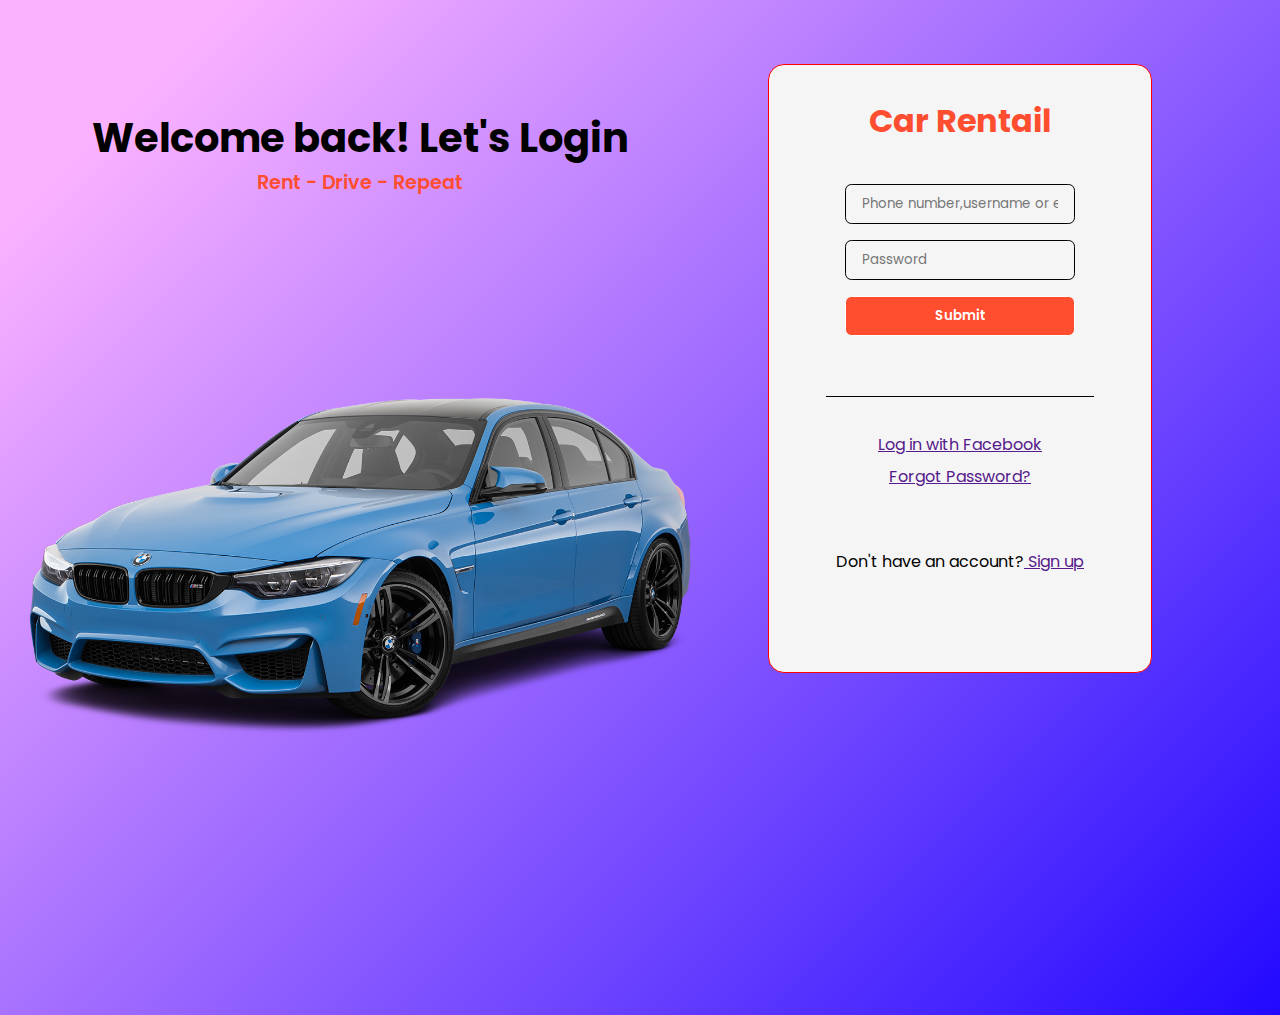
<file: sign-up.html>
<!DOCTYPE html>
<html lang="en">
  <head>
    <meta charset="UTF-8" />
    <meta name="viewport" content="width=device-width, initial-scale=1.0" />
    <link rel="stylesheet" href="sign-up.css" />
    <title>Document</title>
  </head>
  <body>
    <div class="right">
      <div class="title">
        <h1>Welcome back! Let's Login</h1>
        <p>Rent - Drive - Repeat</p>
      </div>
      <img src="/Assets/BMW-PNG-Image-Background.png" alt="" />
    </div>
    <div class="container div">
      <div class="log-in-box">
        <h2>Car Rentail</h2>
        <form action="">
          <input
            type="text"
            name=""
            class="input-box"
            placeholder="Phone number,username or email"
          />
          <input
            type="password"
            name=""
            class="input-box"
            placeholder="Password"
          />
          <input type="submit" name="" class="input-box" />
        </form>
      </div>
      <div class="other">
        <a href="">Log in with Facebook</a>
        <a href="">Forgot Password?</a>
      </div>
      <div class="sign-up">
        <p>Don't have an account?<a href=""> Sign up</a></p>
      </div>
    </div>
  </body>
</html>
</file>
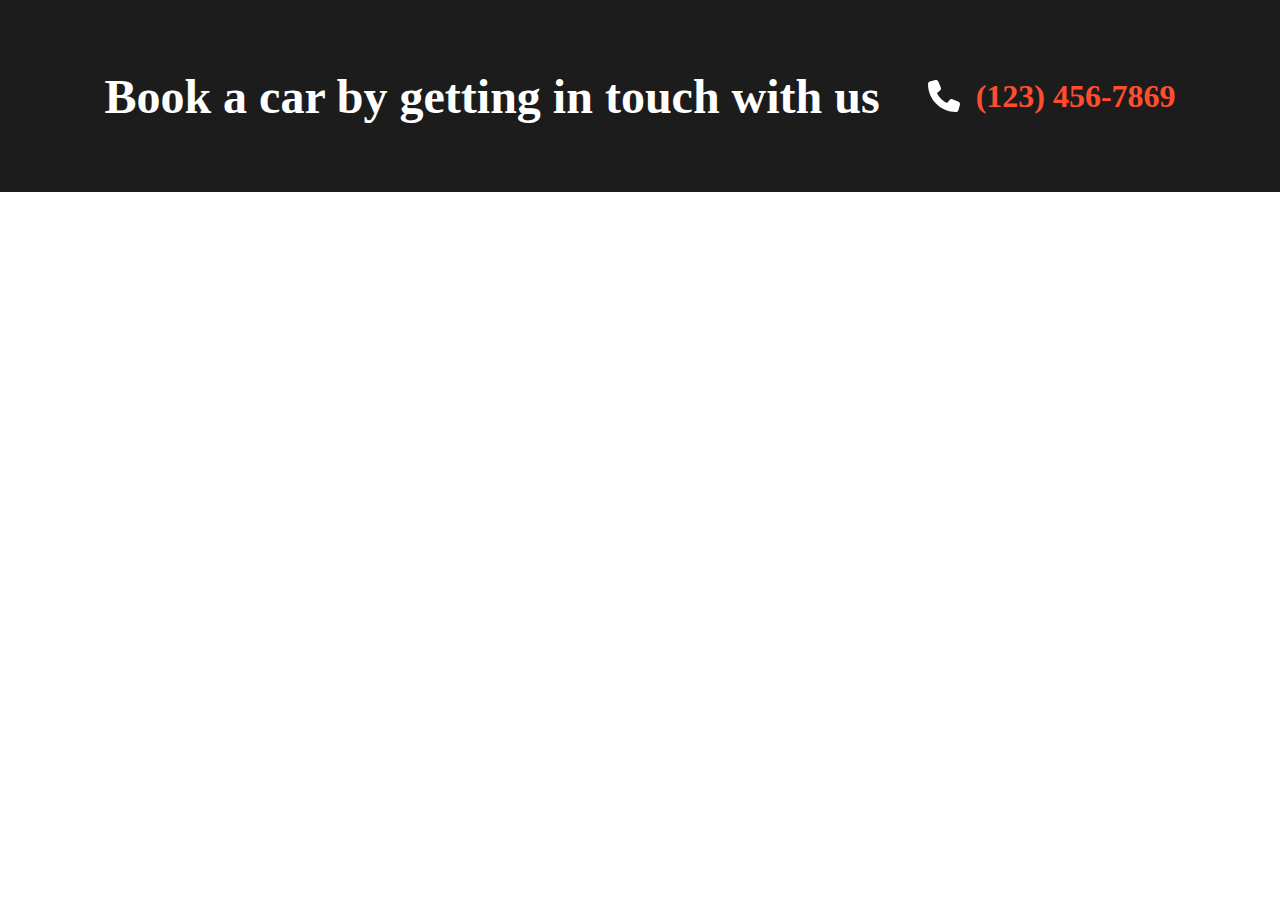
<file: compnents/banner.html>
<!DOCTYPE html>
<html lang="en">
  <head>
    <meta charset="UTF-8" />
    <meta name="viewport" content="width=device-width, initial-scale=1.0" />
    <link rel="stylesheet" href="component.css" />
    <title>banner</title>
  </head>
  <body>
    <div class="banner">
      <h1>Book a car by getting in touch with us</h1>
      <h1>
        <img src="/Assets/phone-solid.svg" alt="" />
        (123) 456-7869
      </h1>
    </div>
  </body>
</html>
</file>
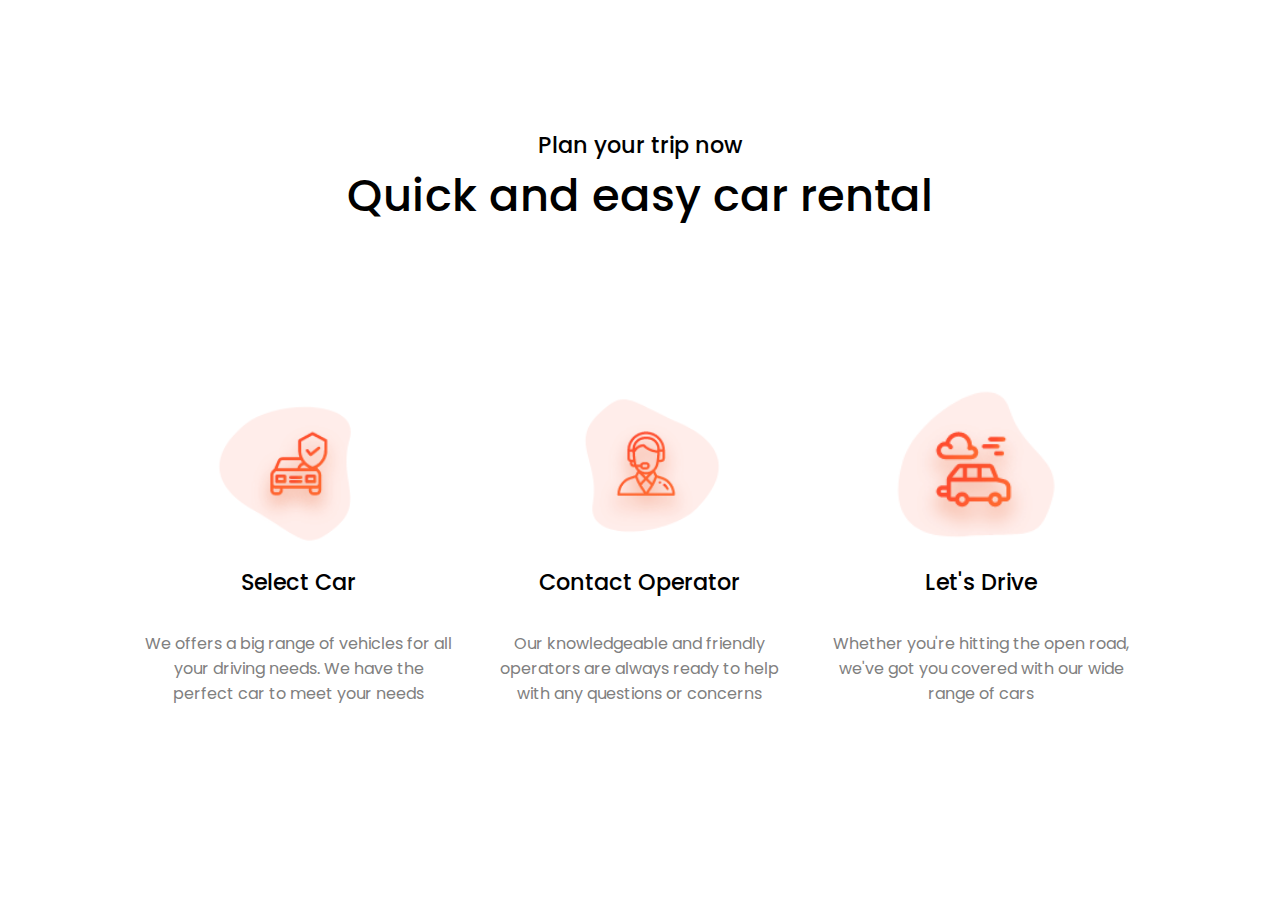
<file: compnents/steps.html>
<!DOCTYPE html>
<html lang="en">
  <head>
    <meta charset="UTF-8" />
    <meta name="viewport" content="width=device-width, initial-scale=1.0" />
    <link rel="stylesheet" href="/style.css" />
    <title>steps</title>
  </head>
  <body>
    <div class="steps-section">
      <div class="steps-header">
        <h3>Plan your trip now</h3>
        <h2>Quick and easy car rental</h2>
      </div>
      <div class="steps-div">
        <div class="steps">
          <img src="/Assets/step-1.png" alt="" />
          <h3>Select Car</h3>
          <p>
            We offers a big range of vehicles for all your driving needs. We
            have the perfect car to meet your needs
          </p>
        </div>
        <div class="steps">
          <img src="/Assets/step-2.png" alt="" />
          <h3>Contact Operator</h3>
          <p>
            Our knowledgeable and friendly operators are always ready to help
            with any questions or concerns
          </p>
        </div>
        <div class="steps">
          <img src="/Assets/steps-3.png" alt="" />
          <h3>Let's Drive</h3>
          <p>
            Whether you're hitting the open road, we've got you covered with our
            wide range of cars
          </p>
        </div>
      </div>
    </div>
  </body>
</html>
</file>
<file: sign-up.css>
@import url("https://fonts.googleapis.com/css2?family=Poppins:ital,wght@0,100;0,200;0,300;0,400;0,500;0,600;0,700;0,800;0,900;1,100;1,200;1,300;1,400;1,500;1,600;1,700;1,800;1,900&display=swap");

* {
  margin: 0;
  padding: 0;
  box-sizing: border-box;
  font-family: "Poppins", sans-serif;
}
.div {
  border: 1px red solid;
}

body{
  width: 100%;
  height: 100%;
  background-image: linear-gradient(135deg, #FAB2FF 10%, #2209ff 100%);
  display: grid;
  grid-template-columns: 50% 50%;

}

body img{
  width: 45rem;
  justify-self: end;
  align-self: self-end;
}
.container {
  width: 60%;
  height: 60%;
  justify-self: center;
  margin-top: 4rem;
  display: flex;
  flex-direction: column;
  align-items: center;
  background-color: whitesmoke;
  border-radius: 1rem;
}
.title{
  margin-top: 3rem;
  margin: auto;
}

.title h1{
  font-size: 2.5rem;
}

.right{
  text-align: center;
  width: 100%;
  height: 80%;
  display: grid;
  grid-template-rows: 1fr 1fr;
}

.title p{
  font-size: 0.8;
  color: #ff4d30;
  font-weight: 600;
  font-size: larger;
  text-align: center;
}

.log-in-box{
  width: 100%;
  height: auto;
  margin-top: 2rem;
  display: grid;
  grid-template-rows: 1fr 3fr 1fr;
}

.log-in-box h2{
  text-align: center;
  color: #ff4d30;
  font-size: 2rem;
}

form{
  margin-top: 1.7rem;
  display: flex;
  flex-direction: column;
  align-items: center;
  justify-content: center;
  gap: 1rem;
  width: 100%;
}

.input-box{
  width: 60%;
  height: 2.5rem;
  border-radius: 0.4rem;
  border: 0.01rem solid;
  background-color: rgba(255, 255, 255, 0.063);
  padding: 1rem;
}

form input[type=submit]{
  background-color: #ff4d30;
  color: white;
  padding: 0;
  font-weight: 600;
}

.other{
  display: flex;
  flex-direction: column;
  align-items: center;
  border-top: 0.01rem solid;
  width: 70%;
  padding-top: 2rem;
  line-height: 2rem;
}

.sign-up{
  margin-top: 3.5rem;
}
</file>
<file: compnents/component.css>
*{
    margin: 0;
    padding: 0;
    box-sizing: border-box;
}

.banner{
    width: 100vw;
    height: 12rem;
    background-color: rgb(29, 28, 28);
    display: flex;
    align-items: center;
    justify-content: center;
    gap: 3rem;
    filter: blur(100%);

}

.banner img{
    width: 2rem;
    height: auto;
    filter: invert();
}

.banner :first-child{
    color: white;
    font-size: 3rem;
}

.banner :last-child{
    color: #ff4d30;
    display: flex;
    align-items: center;
    gap: 1rem;
}
</file>
<file: style.css>
@import url('https://fonts.googleapis.com/css2?family=Poppins:ital,wght@0,100;0,200;0,300;0,400;0,500;0,600;0,700;0,800;0,900;1,100;1,200;1,300;1,400;1,500;1,600;1,700;1,800;1,900&display=swap');

*{
    margin: 0;
    padding: 0;
    box-sizing: border-box;
    font-family: "Poppins", sans-serif;
}

:root{
    --bgcolor: #fff;
    --iconColor: #ff4d30;
}

body{
    background-color: var(--bgcolor);
   
}


.container{
    width: 100%;
    height: 100vh;
}
/* Hero Page Background */
.hero-page-bg{
    
    width: 100%;
    height: 60em;
    position: absolute;
    z-index: -10;
    overflow: hidden;
    
}

.hero-page-bg img{
    height: 48em;
    width: 50em;
    position: relative;
    left: 50%;
}

/* Nav Bar */

.nav-bar{
    height: 5em;
    width: 100%;
    
}

.nav-inner{
    display: flex;
    justify-content: space-between;
    align-items: center;
    width: 80%;
    height: 100%;
    margin: auto;
   
    
}

.nav-inner img{
    width: 7em;
    height: auto;
    
}

ul{ 
    list-style: none;
    display: flex;
    gap: 3em;
   
}

ul a{
    font-size: 1em;
    font-weight: 600;
    text-decoration: none;
    color: black;
}

.account-btn{
    width: 15em;
    height: 100%;
    display: flex;
    justify-content: center;
    align-items: center;
}

.sign-in, .register{
    width: 7.8em;
    height: 3.1em;
    font-weight: 600;
    font-size: 1em;
    border-radius: 3px;
}

.sign-in{
    background: transparent;
    border: none;
}

.register{
    background-color: var(--iconColor);
    color: white;
    border: none;
}

/* =====================================================================Hero Page================================================== */

.hero-page{
    width: 100%;
    height: 42em;
    display: flex;
    align-items: center;
    justify-content: space-around;

}

.hero-title{
   
    height: 35em;
    width: 40em;
    margin-left: 3em;
    display: flex;
    flex-direction: column; 
    justify-content: center;
    line-height: 3em;

}

.hero-title > h3{
    font-weight: 700;
    font-size: 1.8em;
}

.hero-title h1{
    font-weight: 700;
    font-size: 3.5em;
    line-height: 1.2em;
}

.title-word{
    color: var(--iconColor);
}

.hero-title p{
    line-height: 1.4em;
    color: gray;
    font-size: 1em;
    margin-top: 1em;
}

.book-btn, .learn-btn{
    width: 11em;
    height: 4.4em;
    margin-top: 2em;
    font-size: 1em;
    color: white;
    font-weight: 800;
    border: none;
    border-radius: 3px;
    display: inline-flex;
    align-items: center;
    justify-content: center;
    gap: 0.5em;
    box-shadow: 0 10px 20px 0 rgba(0,0,0,.3);
}

.book-btn{
    background-color: var(--iconColor);
    
}

.book-btn img{
    width: 1.3em;
    filter: invert();
   
}

.learn-btn{
    background-color: rgb(17, 17, 17);
}

.learn-btn img{
    width: 1em;
    filter: invert();
}

/* ==========================================================================Booking Form============================================ */

.booking-form{
    width: 80%;
    height: auto;
    margin: auto;
   display: flex;
   flex-direction: column;
   padding: 4em 4.5em 5em 5.5em;
   background-image: url(/Car-rental/Assets/book-bg.6f629a1041e9fd9c6685.png);
   background-position: 50%;
   background-repeat: no-repeat;
   background-size: cover;
   position: relative;
   z-index: 5;
   box-shadow: 0 10px 20px 0 rgba(0,0,0,.3);
   border-radius: 8px;
   position: relative;
}

.booking-form h2{
    font-weight: 800;
    font-size: 1.8em;
    margin-bottom: 1em;
    position: static;
}


.form-field{
    display: inline-flex;
    flex-direction: column;
    width: 20em;
    height: 5em;
    position: sticky;

}

.form-field label{
    font-weight: 800;
    font-size: 1em;
    margin-bottom: 0.5em;
}

.form-input{
    width: 23.75em;
    height: 2.81em;
}

.form-svg{
    width: 1em;
    aspect-ratio: 1/1;
}

.search-btn label{
    color: white;
}

.search-btn input{
    background-color: var(--iconColor);
    color: white;
    font-weight: 700;
    font-size: 1em;
    border: none;
    width: 19.87em;
    height: 2.4em;
    box-shadow: 0 10px 20px 0 rgba(0,0,0,.1);
}

/* =======================================================================Steps Page============================================== */

.steps-section{
    width: 100%;
    height: auto;
    margin-top: 8em;
    text-align: center;
}

.steps-section h3{
    font-weight: 500;
    font-size: 1.4em;
}

.steps-section h2{
    font-weight: 500;
    font-size: 2.8em;
}

.steps-div{
    display: flex;
    overflow: hidden;
    justify-content: center;
    align-items: center;
    padding: 8em;
}

.steps{
    width: 25em;
    display: flex;
    flex-direction: column;
    align-items: center;
    justify-content: center;
    margin: 1em;
    
}

.steps img{
    aspect-ratio: 1/1;
    width: 12em;
}

.steps h2{
    font-weight: 600;
}

.steps p{
    font-size: 1em;
    margin-top: 2em;
    color: gray;
}

/* =====================================================================Vehicle Page================================================== */

.vehicle-page{
    width: 100%;
    height: auto;
}

.vehicle-title{
    text-align: center;
}

.vehicle-title h3{
    font-weight: 500;
    font-size: 1.4em;
}

.vehicle-title h2{
    font-weight: 500;
    font-size: 2.8em;
}

.vehicle-title p{
    width: 25em;
    margin: 0 auto;
    color: grey;
}


.vehicle-models{
    display: grid;
    grid-template-columns: 25% 50% 25%;
}

.models-name{
    width: 100%;
    display: flex;
    flex-direction: column;
    align-items: flex-end;
    
}

.models-name button{
    width: 18em;
    height: 5em;
    color: black;
    font-weight: 800;
    font-size: 1em;
    margin-bottom: 0.5em;
    border: 0.1em;
    border-radius: 1em;
   
}

.models-name button:focus{
    background-color: var(--iconColor);
    color: white;
}

.models-name button:hover{
    background-color: var(--iconColor);
    color: white;
}

.models-img{
    width: 100%;
    display: flex;
    align-items: center;
    justify-content: center;
}

.models-img img{
    width: 70%;
}

.vehicle-detile{
    
    width: 100%;
    display: flex;
    flex-direction: column;
    
}

.field{
   border: 1px red solid;
   width: 18em;
   height: 3.45em;
   font-weight: 600;
   border-radius: 0.2em;
}

.reserved-btn{
    width: 18em;
    height: 4em;
    font-size: 1em;
    font-weight: 600;
    margin-top: 1em;
    border-radius: 0.4em;
    background-color: var(--iconColor);
    border: 0.1em;
    color: white;
}

.vehicle-detile div{
    display: flex;
    align-items: center;
    padding: 0 1.5em;
}



.vehicle-detile span{
    border-right: black 0.01em solid;
    width: 8em;
}

.price-field span{
    border: none;
    width: auto;
    margin-left: 0.4em;
    font-size: 1.3em;
   
}

.price-field{
    background-color: var(--iconColor);
    color: white;
}

.field-input{
  text-align: center;
  border: none;
}

/* =============================================================Slogan Strip======================================================= */

.slogan-strip{
    width: 100%;
    height: 15em;
    background-color: rgb(41, 40, 40);
    color: white;
    margin-top: 4em;
    display: flex;
    align-items: center;
    justify-content: center;
    flex-direction: column;
}

.slogan-strip h2{
    font-size: 3em;
    font-weight: 700;
    
}

.slogan-strip h3{
    font-size: 1.5em;
    font-weight: 600;
    
}

.slogan-strip span{
    color: var(--iconColor);
}

/* ===================================================================Jeeps Img========================================================== */

.jeep-img-page{
    margin-top: 2.5em;
    width: 100%;
    height: auto;
}

.jeep-img-page img{
    width: 70%;
    margin-left: 16%;
}

/* =====================================================================Some another information=============================================== */

.info{
    
    width: 100%;
    height: auto;
    display: grid;
    grid-template-columns: 50% 50%;
}

.info-left{
    
    width: 76%;
    height: auto;
    margin-left: auto;
   padding: 1em;
}

.info-left h3{
    font-size: 1.5em;
    margin-bottom: 0.3em;
}

.info-left h2{
    font-size: 2.8em;
    font-weight: 700;
    line-height: 1em;
    margin-bottom: 0.5em;
}

.info-left p{
    color: grey;
    line-height: 1.6em;
    width: 29em;
    height: auto;
    margin-bottom: 1em;
}

.info-left-btn{
    width: 10em;
    height: 4.4em;
    font-size: 1em;
    color: white;
    font-weight: 900;
    border: none;
    border-radius: 3px;
    box-shadow: 0 10px 20px 0 rgba(0,0,0,.3);
    background-color: var(--iconColor);
    display: flex;
    justify-content: center;
    align-items: center;
    gap: 0.5em;
}

.info-left-btn img{
    width: 0.7em;
    height: auto;
    filter: invert();
}

.info-right{
    width: 100%;
    height: auto;
    padding: 1em;
}

.info-right-box{
    display: flex;
    gap: 1em;
}

.info-right-img{
    width: 8em;
    height: auto;
}
.info-right-img img{
    width: 100%;
    height: auto;
}

.info-right-text{
    width: 29em;
}

.info-right-text p{
    color: grey;
}

/* ==============================================================Review Page============================================== */

.review-page{
    width: 100%;
    height: auto;
    margin-top: 6em;
    background-color: whitesmoke;
    padding: 5em;
}

.review-title{
    width: 100%;
    height: auto;
    text-align: center;
}

.review-title h3{
    font-size: 1.3em;
    font-weight: 400;
}

.review-title h2{
    font-size: 2.5em;
    font-weight: 600;
}

.review-title p{
    color: grey;
    width: 46em;
    margin: auto;
}

.review-boxs{
    width: 100%;
    height: auto;
    display: flex;
    justify-content: center;
    gap: 2em;
    margin-top: 6em;
}

.reviews{
    
    box-shadow: 0 10px 20px 0 rgba(0,0,0,.1);
    background-color: white;
    width: 30em;
    height: 20em;
    padding: 2em;
    border-radius: 1em;
}

.reviews-comments{
    font-size: 1.7em;
    font-weight: 600;
}

.reviews-profile{
    width: 100%;
    height: auto;
    display: flex;
    gap: 1em;
    align-items: center;
    margin-top: 0.9em;
}

.review-profile-img{
    width: 2.9em;
    height: 2.9em;
    border-radius: 50%;
    object-fit: cover;
    border: 0.1em solid var(--iconColor);
}

.quote-img{
    width: 3em;
    filter: invert(50%);
    transform: scaleX(-1);
    margin-left: auto;
}
.profile-id{
    line-height: 1.2em;
}

.profile-id :first-child{
    font-weight: 600;
   
}

.profile-id :last-child{
    color:gray;
    font-size: small;
}

/* =====================================================Footer page========================================== */

.footer{
    width: 100%;
    height: auto;
    display: grid;
    grid-template-columns: 20% 20% 20% 20%;
    justify-content: center;
    padding: 4em;
    gap: 3em;
}

.footer h2{
    font-size: 1.8em;
}

.footer-1{
    width: 100%;
    height: auto;
    line-clamp: 10em;
}

.footer-1 p{
    font-size: 0.9em;
    font-weight: 500;
    margin: 1em 0;
    display: flex;
    gap: 0.7em;
    
}

.footer-1 img{
    width: 1.8em;
}

.company-list{
    margin: 0.7em 0;
    flex-direction: column;
    gap: 0.4em;
}

.time-list{
    flex-direction: column;
    margin: 1em 0;
    gap: 0.4em;
}

.footer-4 p{
    margin-top: 0.9em;
    width: 15em;
}

.footer-4 form{
    display: flex;
    flex-direction: column;
    margin-top: 1em;
}

.footer-4 input[type=email]{
    width: 20em;
    height: 4em;
    padding: 1em;
    margin-bottom: 0.5em;
    border-radius: 0.5em;
    border: 0.1em solid;
}

.footer-4 input[type=submit]{
    width: 16.7em;
    height: 3.5em;
    color: white;
    background-color: var(--iconColor);
    font-weight: 600;
    font-size: 1em;
    border: none;
    border-radius: 0.5em;
}

/* =================================================================Copy rights============================================ */

.copy-right{
    width: 100%;
    height: auto;
    background-color: rgb(45, 44, 44);
    color: white;
    padding: 1em;
    text-align: center;
}

.footer-frame, .footer-iframe{
    width: 100%;
    height: 26.58rem;
    margin:0;
}

.steps-page, .steps-frame{
    width: 100%;
    height: 53rem;
}
</file>
